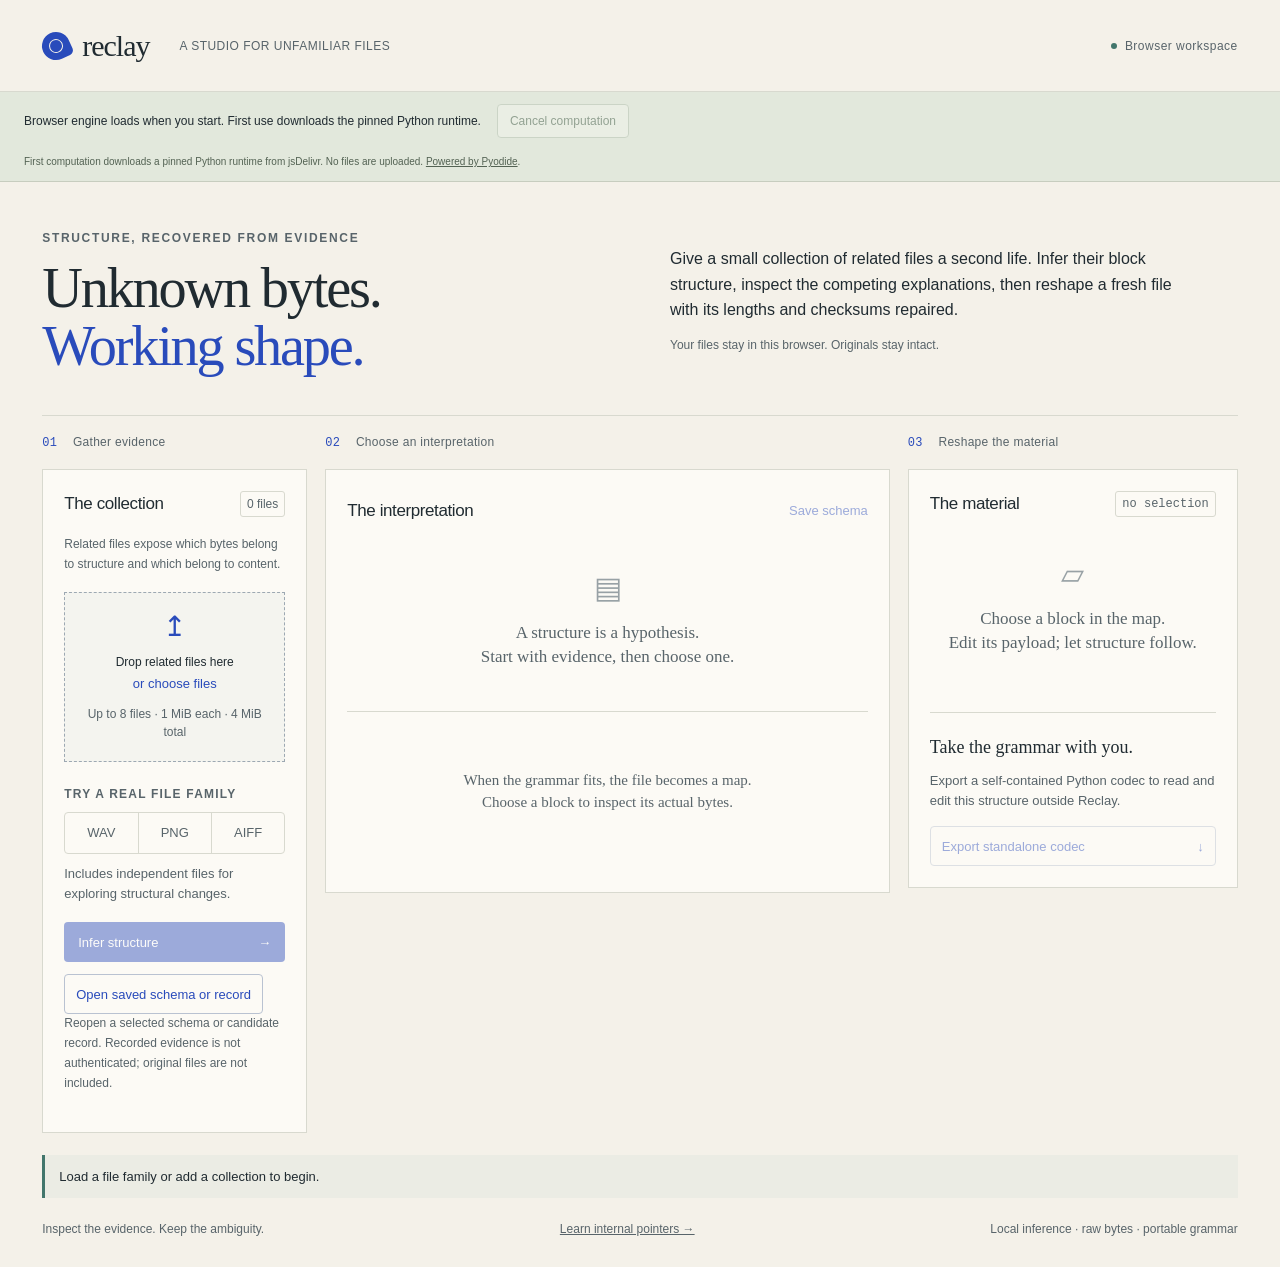
<file: index.html>
<!doctype html>
<html lang="en">
  <head>
    <meta charset="utf-8" />
    <meta name="viewport" content="width=device-width, initial-scale=1" />
    <meta name="theme-color" content="#f4f1e9" />
    <title>Reclay · Give bytes a working shape</title>
    <link rel="stylesheet" href="./style.css" />
    <script src="./browser-transport.js" defer></script><script src="./app.js" defer></script>
  <meta http-equiv="Content-Security-Policy" content="default-src 'self'; script-src 'self' https://cdn.jsdelivr.net 'wasm-unsafe-eval'; connect-src 'self' https://cdn.jsdelivr.net; style-src 'self'; img-src 'self' blob: data:; worker-src 'self'; object-src 'none'; base-uri 'self'"><link rel="stylesheet" href="./browser-runtime.css"></head>
  <body data-runtime="browser">
    <header class="masthead">
      <a class="wordmark" href="./index.html" aria-label="Reclay home"
        ><span class="brand-mark" aria-hidden="true"></span>reclay<span
          class="brand-caption"
          >a studio for unfamiliar files</span
        ></a
      >
      <div class="runtime">
        <span class="live-dot" aria-hidden="true"></span
        ><span id="runtime">Browser workspace</span>
      </div>
    </header><section class="browser-runtime" aria-label="Browser engine"><span id="browser-runtime-status" role="status" aria-live="polite">Files stay in this browser.</span><button id="browser-cancel" type="button" disabled>Cancel computation</button><small>First computation downloads a pinned Python runtime from jsDelivr. No files are uploaded. <a href="https://pyodide.org/" target="_blank" rel="noopener noreferrer">Powered by Pyodide</a>.</small></section>
    <main>
      <section class="intro">
        <div>
          <p class="eyebrow">STRUCTURE, RECOVERED FROM EVIDENCE</p>
          <h1>Unknown bytes.<br /><span>Working shape.</span></h1>
        </div>
        <div class="intro-copy">
          <p>
            Give a small collection of related files a second life. Infer their
            block structure, inspect the competing explanations, then reshape a
            fresh file with its lengths and checksums repaired.
          </p>
          <p class="quiet">
            Your files stay in this browser. Originals stay intact.
          </p>
        </div>
      </section>
      <div class="workflow-labels" aria-label="Workspace stages">
        <span><b>01</b> Gather evidence</span
        ><span><b>02</b> Choose an interpretation</span
        ><span><b>03</b> Reshape the material</span>
      </div>
      <div class="studio">
        <aside class="corpus-pane panel">
          <div class="panel-heading">
            <h2>The collection</h2>
            <span id="corpus-count" class="badge">0 files</span>
          </div>
          <p class="support">
            Related files expose which bytes belong to structure and which
            belong to content.
          </p>
          <label class="dropzone" id="dropzone"
            ><input
              id="corpus-files"
              type="file"
              multiple
              aria-label="Add files to the evidence collection"
            /><span class="upload-symbol" aria-hidden="true">↥</span
            ><strong>Drop related files here</strong><span>or choose files</span
            ><small>Up to 8 files · 1 MiB each · 4 MiB total</small></label
          >
          <div class="examples">
            <p class="eyebrow small">TRY A REAL FILE FAMILY</p>
            <div class="segmented" aria-label="Example families">
              <button type="button" data-example="wav">WAV</button
              ><button type="button" data-example="png">PNG</button
              ><button type="button" data-example="aiff">AIFF</button>
            </div>
            <p id="example-description" class="quiet small-copy">
              Includes independent files for exploring structural changes.
            </p>
          </div>
          <ul
            id="corpus-list"
            class="file-list"
            aria-label="Evidence files"
          ></ul>
          <button id="infer" class="primary wide" type="button" disabled>
            Infer structure <span aria-hidden="true">→</span>
          </button>
          <label class="button secondary" for="schema-file">Open saved schema or record</label>
          <input id="schema-file" class="visually-hidden" type="file" accept=".json,.reclay,application/json" aria-label="Open saved schema or record" aria-describedby="schema-help" />
          <p id="schema-help" class="support">Reopen a selected schema or candidate record. Recorded evidence is not authenticated; original files are not included.</p>
          <div id="evidence-summary" class="evidence-summary" hidden></div>
          <details id="experiment-details" class="details" hidden>
            <summary>Experiments &amp; limits</summary>
            <pre id="experiments"></pre>
          </details>
        </aside>
        <section class="structure-pane panel" aria-label="Inferred structure">
          <div class="panel-heading">
            <h2>The interpretation</h2>
            <button
              id="download-schema"
              class="text-button"
              type="button"
              disabled
            >
              Save schema
            </button>
          </div>
          <div id="candidate-empty" class="empty-note">
            <span class="specimen-icon" aria-hidden="true">▤</span>
            <p>
              A structure is a hypothesis.<br />Start with evidence, then choose
              one.
            </p>
          </div>
          <div
            id="candidates"
            class="candidates"
            aria-label="Candidate interpretations"
          ></div>
          <p id="candidate-status" class="support" hidden></p>
          <section id="holdout-panel" aria-label="Validate with holdout files" hidden>
            <h3>Check independent files</h3>
            <p class="support">Select files not used for inference. Byte hashes detect repeats; they cannot prove independent origin. A match is not proof of a unique grammar.</p>
            <label class="button secondary" for="holdout-files">Choose holdout files</label>
            <input id="holdout-files" class="visually-hidden" type="file" multiple aria-label="Choose holdout files" />
            <ul id="holdout-list" class="file-list" aria-label="Holdout files"></ul>
            <p id="holdout-status" class="support" role="status">No holdout validation yet.</p>
            <button id="validate-holdouts" class="secondary" type="button" disabled>Validate candidates</button>
            <button id="download-validation" class="text-button" type="button" disabled>Save validation record</button>
            <details id="holdout-details" class="details" hidden><summary>Survivors and refusals</summary><pre id="holdout-outcomes"></pre></details>
          </section>
          <details id="model-details" class="details" hidden>
            <summary>Inspect this grammar</summary>
            <pre id="model-json"></pre>
          </details>
          <div class="target-controls" id="target-controls" hidden>
            <label for="target-file">WORKING FILE</label>
            <div class="target-row">
              <select
                id="target-file"
                aria-label="Choose a working file"
              ></select
              ><label class="button secondary" for="target-upload"
                >Open a fresh file</label
              ><input
                id="target-upload"
                class="visually-hidden"
                type="file"
                aria-label="Open a fresh working file"
              />
            </div>
            <p id="target-summary" class="quiet small-copy"></p>
          </div>
          <div id="document-area" hidden>
            <div class="section-heading">
              <h3>The block map</h3>
              <span id="document-size" class="mono quiet"></span>
            </div>
            <div
              id="byte-map"
              class="byte-map"
              aria-label="File block byte map"
            ></div>
            <div id="map-legend" class="map-legend"></div>
            <div class="tree-labels">
              <span>Block / location</span><span>Payload</span>
            </div>
            <div
              id="chunk-tree"
              class="chunk-tree"
              role="group"
              aria-label="File blocks"
            ></div>
            <div id="document-facts" class="document-facts"></div>
          </div>
          <div id="parse-empty" class="empty-note lower">
            <p>
              When the grammar fits, the file becomes a map.<br />Choose a block
              to inspect its actual bytes.
            </p>
          </div>
        </section>
        <aside class="editor-pane panel" aria-label="Block editor">
          <div class="panel-heading">
            <h2>The material</h2>
            <span id="editor-path" class="badge mono">no selection</span>
          </div>
          <div id="editor-empty" class="empty-note">
            <span class="specimen-icon" aria-hidden="true">▱</span>
            <p>
              Choose a block in the map.<br />Edit its payload; let structure
              follow.
            </p>
          </div>
          <div id="editor-body" hidden>
            <div class="selected-heading">
              <h3 id="selected-tag"></h3>
              <span id="selected-range" class="mono quiet"></span>
            </div>
            <div id="selected-facts" class="selected-facts"></div>
            <div class="editor-toolbar">
              <div class="segmented compact" aria-label="Payload encoding">
                <button id="mode-hex" type="button" aria-pressed="true">
                  Hex</button
                ><button id="mode-text" type="button" aria-pressed="false">
                  UTF-8
                </button>
              </div>
              <span id="payload-size" class="mono quiet"></span>
            </div>
            <label for="payload-editor" class="eyebrow small" id="payload-label"
              >PAYLOAD BYTES</label
            ><textarea
              id="payload-editor"
              spellcheck="false"
              autocapitalize="off"
              autocomplete="off"
              aria-describedby="editor-help"
              placeholder="Select a block to inspect bytes"
            ></textarea>
            <p id="editor-help" class="quiet small-copy">
              Hex pairs edit raw payload bytes. Container sizes and checksums
              are computed from the new file.
            </p>
            <div class="edit-actions">
              <button id="preview" class="primary" type="button">
                Build edited file</button
              ><button id="discard-edit" class="text-button" type="button">
                Reset draft
              </button>
            </div>
            <p id="draft-status" class="quiet small-copy"></p>
          </div>
          <div id="changes" class="changes" hidden>
            <div class="section-heading">
              <h3>What changed</h3>
              <span class="badge">preview</span>
            </div>
            <div id="change-stats" class="change-stats"></div>
            <div id="change-ranges" class="change-ranges"></div>
            <details class="details">
              <summary>Repair evidence</summary>
              <pre id="change-json"></pre>
            </details>
            <button id="download-file" class="primary wide" type="button">
              Download edited file <span aria-hidden="true">↓</span>
            </button>
            <p class="quiet small-copy">
              A separate file, with the current preview's bytes.
            </p>
          </div>
          <div class="codec-section">
            <div>
              <h3>Take the grammar with you.</h3>
              <p class="quiet small-copy">
                Export a self-contained Python codec to read and edit this
                structure outside Reclay.
              </p>
            </div>
            <button
              id="download-codec"
              class="secondary wide"
              type="button"
              disabled
            >
              Export standalone codec <span aria-hidden="true">↓</span>
            </button>
          </div>
        </aside>
      </div>
      <div id="status" class="status" role="status" aria-live="polite">
        Load a file family or add a collection to begin.
      </div>
      <footer>
        <span>Inspect the evidence. Keep the ambiguity.</span
        ><a href="./relocation.html">Learn internal pointers →</a><span>Local inference · raw bytes · portable grammar</span>
      </footer>
    </main>
  </body>
</html>
</file>
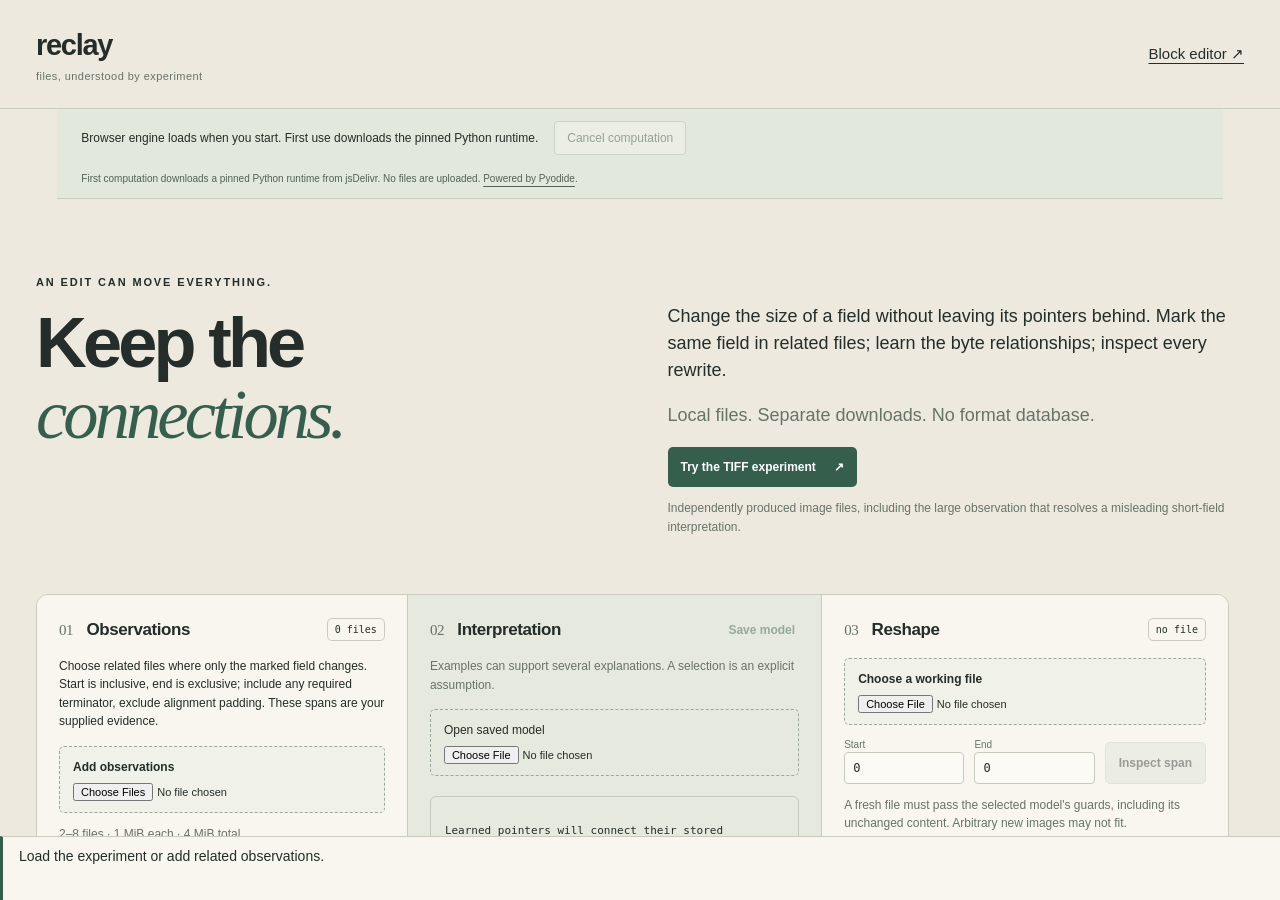
<file: relocation.html>
<!doctype html>
<html lang="en">
  <head>
    <meta charset="utf-8" />
    <meta name="viewport" content="width=device-width,initial-scale=1" />
    <meta name="theme-color" content="#eee9df" />
    <title>Reclay · Keep the connections</title>
    <link rel="stylesheet" href="./relocation.css" />
    <script src="./browser-transport.js" defer></script><script src="./relocation.js" defer></script>
  <meta http-equiv="Content-Security-Policy" content="default-src 'self'; script-src 'self' https://cdn.jsdelivr.net 'wasm-unsafe-eval'; connect-src 'self' https://cdn.jsdelivr.net; style-src 'self'; img-src 'self' blob: data:; worker-src 'self'; object-src 'none'; base-uri 'self'"><link rel="stylesheet" href="./browser-runtime.css"></head>
  <body data-runtime="browser">
    <header>
      <a class="brand" href="./index.html"
        >reclay<span>files, understood by experiment</span></a
      ><a href="./index.html">Block editor ↗</a>
    </header><section class="browser-runtime" aria-label="Browser engine"><span id="browser-runtime-status" role="status" aria-live="polite">Files stay in this browser.</span><button id="browser-cancel" type="button" disabled>Cancel computation</button><small>First computation downloads a pinned Python runtime from jsDelivr. No files are uploaded. <a href="https://pyodide.org/" target="_blank" rel="noopener noreferrer">Powered by Pyodide</a>.</small></section>
    <main>
      <section class="intro">
        <div>
          <p class="eyebrow">AN EDIT CAN MOVE EVERYTHING.</p>
          <h1>Keep the<br /><em>connections.</em></h1>
        </div>
        <div class="intro-copy">
          <p>
            Change the size of a field without leaving its pointers behind. Mark
            the same field in related files; learn the byte relationships;
            inspect every rewrite.
          </p>
          <p class="quiet">
            Local files. Separate downloads. No format database.
          </p>
          <button id="example" class="primary">
            Try the TIFF experiment <span>↗</span>
          </button>
          <p id="description" class="small quiet">
            Independently produced image files, including the large observation
            that resolves a misleading short-field interpretation.
          </p>
        </div>
      </section>
      <div class="workspace">
        <section class="panel evidence">
          <div class="heading">
            <h2><b>01</b> Observations</h2>
            <span id="count" class="badge">0 files</span>
          </div>
          <p class="small">
            Choose related files where only the marked field changes. Start is
            inclusive, end is exclusive; include any required terminator,
            exclude alignment padding. These spans are your supplied evidence.
          </p>
          <label class="upload"
            >Add observations<input id="observations" type="file" multiple
          /></label>
          <p class="small quiet">2–8 files · 1 MiB each · 4 MiB total</p>
          <div id="files"></div>
          <button id="infer" class="primary wide" disabled>
            Learn relationships →
          </button>
          <details>
            <summary>What this can establish</summary>
            <p class="small">
              One marked span, byte-count fields, zero padding and absolute
              pointers into an unchanged suffix. All other bytes must fit an
              invariant envelope. Unchanged or unprobed dependencies can remain
              undiscovered. Passing a fit does not recover a complete format.
            </p>
          </details>
        </section>
        <section class="panel interpretation">
          <div class="heading">
            <h2><b>02</b> Interpretation</h2>
            <button id="save-model" class="plain" disabled>Save model</button>
          </div>
          <p id="model-status" class="small quiet">
            Examples can support several explanations. A selection is an
            explicit assumption.
          </p>
          <div id="models"></div>
          <label class="upload subtle"
            >Open saved model<input
              id="model-upload"
              type="file"
              accept=".json"
          /></label>
          <div id="graph" class="graph">
            <p>
              Learned pointers will connect their stored addresses to the bytes
              they refer to.
            </p>
          </div>
          <details>
            <summary>Evidence &amp; next experiment</summary>
            <pre id="evidence">No observations yet.</pre>
          </details>
        </section>
        <section class="panel material">
          <div class="heading">
            <h2><b>03</b> Reshape</h2>
            <span id="working-name" class="badge">no file</span>
          </div>
          <label class="upload"
            >Choose a working file<input id="working" type="file"
          /></label>
          <div class="spans">
            <label
              >Start<input
                id="start"
                type="number"
                min="0"
                step="1"
                value="0" /></label
            ><label
              >End<input
                id="end"
                type="number"
                min="0"
                step="1"
                value="0" /></label
            ><button id="inspect" class="secondary" disabled>
              Inspect span
            </button>
          </div>
          <p id="guard" class="small quiet">
            A fresh file must pass the selected model's guards, including its
            unchanged content. Arbitrary new images may not fit.
          </p>
          <div class="draft">
            <label for="encoding">Replacement bytes</label
            ><select id="encoding">
              <option value="hex">Hexadecimal</option>
              <option value="text">UTF-8 text</option>
            </select>
          </div>
          <textarea
            id="payload"
            spellcheck="false"
            aria-label="Replacement payload"
            placeholder="Inspect a marked span first"
            disabled
          ></textarea
          ><label id="terminator-label" class="small"
            ><input id="terminator" type="checkbox" disabled /> Append a zero
            byte (your format assumption)</label
          >
          <p id="payload-size" class="small quiet"></p>
          <button id="restore-payload" class="plain" disabled>Restore current span</button>
          <p class="small quiet">Recover the bytes from your working file at any time. Preview checks the full file size and pointer rewrites.</p>
          <button id="preview" class="primary wide" disabled>
            Preview the rebuilt file →
          </button>
          <div id="result" hidden>
            <div class="heading">
              <h3>Actual byte rewrites</h3>
              <span id="delta" class="badge"></span>
            </div>
            <div id="rewrites"></div>
            <button id="download" class="primary wide" disabled>
              Download separate file ↓
            </button>
            <p class="small quiet">
              Structure fitting is not application acceptance. Check this file
              with its original reader.
            </p>
          </div>
          <button id="export" class="secondary wide" disabled>
            Take the standalone editor ↓
          </button>
          <p class="small quiet">
            Ordinary Python. No Reclay installation, server or inference
            dependency needed. The exported editor repeats the file and pointer
            guards.
          </p>
        </section>
      </div>
      <footer>
        <span>Preserve the bytes you don't understand.</span
        ><a
          href="https://github.com/nazeeh111/Reclay"
          target="_blank"
          rel="noopener noreferrer"
          >Source, evidence &amp; limits ↗</a
        >
      </footer>
    </main>
    <div id="status" role="status" aria-live="polite" tabindex="0" aria-label="Workspace feedback">
      Load the experiment or add related observations.
    </div>
  </body>
</html>
</file>
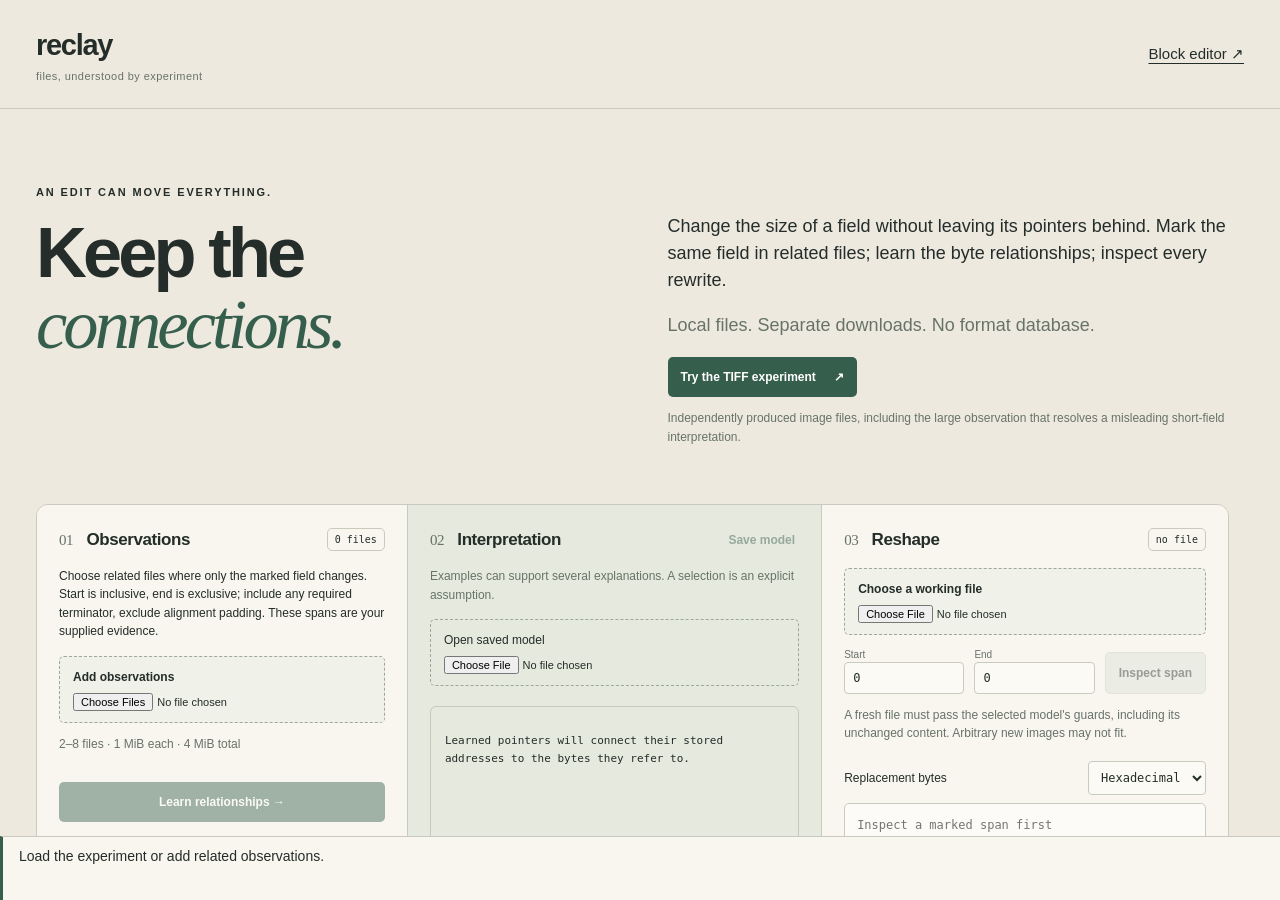
<file: reclay/web/relocation.html>
<!doctype html>
<html lang="en">
  <head>
    <meta charset="utf-8" />
    <meta name="viewport" content="width=device-width,initial-scale=1" />
    <meta name="theme-color" content="#eee9df" />
    <title>Reclay · Keep the connections</title>
    <link rel="stylesheet" href="/relocation.css" />
    <script src="/relocation.js" defer></script>
  </head>
  <body>
    <header>
      <a class="brand" href="/"
        >reclay<span>files, understood by experiment</span></a
      ><a href="/">Block editor ↗</a>
    </header>
    <main>
      <section class="intro">
        <div>
          <p class="eyebrow">AN EDIT CAN MOVE EVERYTHING.</p>
          <h1>Keep the<br /><em>connections.</em></h1>
        </div>
        <div class="intro-copy">
          <p>
            Change the size of a field without leaving its pointers behind. Mark
            the same field in related files; learn the byte relationships;
            inspect every rewrite.
          </p>
          <p class="quiet">
            Local files. Separate downloads. No format database.
          </p>
          <button id="example" class="primary">
            Try the TIFF experiment <span>↗</span>
          </button>
          <p id="description" class="small quiet">
            Independently produced image files, including the large observation
            that resolves a misleading short-field interpretation.
          </p>
        </div>
      </section>
      <div class="workspace">
        <section class="panel evidence">
          <div class="heading">
            <h2><b>01</b> Observations</h2>
            <span id="count" class="badge">0 files</span>
          </div>
          <p class="small">
            Choose related files where only the marked field changes. Start is
            inclusive, end is exclusive; include any required terminator,
            exclude alignment padding. These spans are your supplied evidence.
          </p>
          <label class="upload"
            >Add observations<input id="observations" type="file" multiple
          /></label>
          <p class="small quiet">2–8 files · 1 MiB each · 4 MiB total</p>
          <div id="files"></div>
          <button id="infer" class="primary wide" disabled>
            Learn relationships →
          </button>
          <details>
            <summary>What this can establish</summary>
            <p class="small">
              One marked span, byte-count fields, zero padding and absolute
              pointers into an unchanged suffix. All other bytes must fit an
              invariant envelope. Unchanged or unprobed dependencies can remain
              undiscovered. Passing a fit does not recover a complete format.
            </p>
          </details>
        </section>
        <section class="panel interpretation">
          <div class="heading">
            <h2><b>02</b> Interpretation</h2>
            <button id="save-model" class="plain" disabled>Save model</button>
          </div>
          <p id="model-status" class="small quiet">
            Examples can support several explanations. A selection is an
            explicit assumption.
          </p>
          <div id="models"></div>
          <label class="upload subtle"
            >Open saved model<input
              id="model-upload"
              type="file"
              accept=".json"
          /></label>
          <div id="graph" class="graph">
            <p>
              Learned pointers will connect their stored addresses to the bytes
              they refer to.
            </p>
          </div>
          <details>
            <summary>Evidence &amp; next experiment</summary>
            <pre id="evidence">No observations yet.</pre>
          </details>
        </section>
        <section class="panel material">
          <div class="heading">
            <h2><b>03</b> Reshape</h2>
            <span id="working-name" class="badge">no file</span>
          </div>
          <label class="upload"
            >Choose a working file<input id="working" type="file"
          /></label>
          <div class="spans">
            <label
              >Start<input
                id="start"
                type="number"
                min="0"
                step="1"
                value="0" /></label
            ><label
              >End<input
                id="end"
                type="number"
                min="0"
                step="1"
                value="0" /></label
            ><button id="inspect" class="secondary" disabled>
              Inspect span
            </button>
          </div>
          <p id="guard" class="small quiet">
            A fresh file must pass the selected model's guards, including its
            unchanged content. Arbitrary new images may not fit.
          </p>
          <div class="draft">
            <label for="encoding">Replacement bytes</label
            ><select id="encoding">
              <option value="hex">Hexadecimal</option>
              <option value="text">UTF-8 text</option>
            </select>
          </div>
          <textarea
            id="payload"
            spellcheck="false"
            aria-label="Replacement payload"
            placeholder="Inspect a marked span first"
            disabled
          ></textarea
          ><label id="terminator-label" class="small"
            ><input id="terminator" type="checkbox" disabled /> Append a zero
            byte (your format assumption)</label
          >
          <p id="payload-size" class="small quiet"></p>
          <button id="restore-payload" class="plain" disabled>Restore current span</button>
          <p class="small quiet">Recover the bytes from your working file at any time. Preview checks the full file size and pointer rewrites.</p>
          <button id="preview" class="primary wide" disabled>
            Preview the rebuilt file →
          </button>
          <div id="result" hidden>
            <div class="heading">
              <h3>Actual byte rewrites</h3>
              <span id="delta" class="badge"></span>
            </div>
            <div id="rewrites"></div>
            <button id="download" class="primary wide" disabled>
              Download separate file ↓
            </button>
            <p class="small quiet">
              Structure fitting is not application acceptance. Check this file
              with its original reader.
            </p>
          </div>
          <button id="export" class="secondary wide" disabled>
            Take the standalone editor ↓
          </button>
          <p class="small quiet">
            Ordinary Python. No Reclay installation, server or inference
            dependency needed. The exported editor repeats the file and pointer
            guards.
          </p>
        </section>
      </div>
      <footer>
        <span>Preserve the bytes you don't understand.</span
        ><a
          href="https://github.com/nazeeh111/Reclay"
          target="_blank"
          rel="noopener noreferrer"
          >Source, evidence &amp; limits ↗</a
        >
      </footer>
    </main>
    <div id="status" role="status" aria-live="polite" tabindex="0" aria-label="Workspace feedback">
      Load the experiment or add related observations.
    </div>
  </body>
</html>
</file>
<file: style.css>
:root {
  --paper: #f4f1e9;
  --panel: #fcfaf5;
  --ink: #202b31;
  --muted: #6f777b;
  --line: #d8d9cf;
  --blue: #294bbb;
  --blue-soft: #e8ecfc;
  --teal: #42766c;
  --clay: #b57655;
  --serif: Georgia, "Times New Roman", serif;
  --mono: ui-monospace, SFMono-Regular, Consolas, monospace;
}
* {
  box-sizing: border-box;
}
body {
  margin: 0;
  background: var(--paper);
  color: var(--ink);
  font-family: Arial, Helvetica, sans-serif;
  font-size: 14px;
  line-height: 1.5;
}
button,
input,
select,
textarea {
  font: inherit;
}
button,
.button {
  cursor: pointer;
}
button:disabled {
  cursor: not-allowed;
  opacity: 0.45;
}
button:focus-visible,
a:focus-visible,
summary:focus-visible,
.dropzone:focus-within,
textarea:focus-visible,
select:focus-visible {
  outline: 3px solid #294bbb;
  outline-offset: 3px;
}
a {
  color: inherit;
}
h1,
h2,
h3,
p {
  margin-top: 0;
}
h2 {
  font-size: 17px;
  font-weight: 500;
  letter-spacing: -0.4px;
  margin: 0;
}
h3 {
  font-weight: 500;
  font-size: 15px;
  margin: 0;
}
button {
  border: 0;
}
button,
.button {
  border-radius: 4px;
  text-decoration: none;
  transition:
    background 0.15s,
    color 0.15s,
    box-shadow 0.15s;
}
button:hover:not(:disabled),
.button:hover {
  filter: brightness(0.97);
}
.masthead {
  display: flex;
  justify-content: space-between;
  align-items: center;
  padding: 23px 3.3%;
  border-bottom: 1px solid var(--line);
}
.wordmark {
  display: flex;
  align-items: center;
  gap: 12px;
  font-family: var(--serif);
  font-size: 30px;
  letter-spacing: -1px;
  text-decoration: none;
}
.brand-mark {
  width: 28px;
  height: 28px;
  background: var(--blue);
  border-radius: 50% 50% 5px 50%;
  transform: rotate(-25deg);
  position: relative;
}
.brand-mark:after {
  content: "";
  position: absolute;
  width: 12px;
  height: 12px;
  border: 1px solid var(--paper);
  border-radius: 50%;
  top: 7px;
  left: 7px;
}
.brand-caption {
  font-family: Arial, sans-serif;
  letter-spacing: 0.04em;
  font-size: 10px;
  text-transform: uppercase;
  margin-left: 18px;
  color: var(--muted);
}
.runtime {
  display: flex;
  align-items: center;
  gap: 8px;
  color: var(--muted);
  font-size: 11px;
  letter-spacing: 0.04em;
}
.live-dot {
  width: 6px;
  height: 6px;
  background: var(--teal);
  border-radius: 100%;
}
main {
  max-width: 1740px;
  margin: auto;
  padding: 0 3.3%;
}
.intro {
  display: grid;
  grid-template-columns: 1fr 1fr;
  align-items: center;
  gap: 60px;
  padding: 47px 0 40px;
}
.eyebrow {
  color: var(--muted);
  font-size: 10px;
  letter-spacing: 0.14em;
  margin: 0 0 12px;
  font-weight: 600;
}
.eyebrow.small {
  font-size: 9px;
  letter-spacing: 0.1em;
  margin: 0 0 9px;
}
h1 {
  font-family: var(--serif);
  font-weight: 400;
  font-size: clamp(42px, 4.4vw, 65px);
  line-height: 1.03;
  letter-spacing: -2.2px;
  margin: 0;
}
h1 span {
  color: var(--blue);
}
.intro-copy {
  max-width: 505px;
  padding-top: 10px;
  font-size: 16px;
  line-height: 1.6;
}
.intro-copy p {
  margin-bottom: 13px;
}
.quiet {
  color: var(--muted);
}
.small-copy {
  font-size: 11px;
  line-height: 1.55;
  margin: 10px 0 0;
  overflow-wrap: anywhere;
}
.intro-copy .quiet {
  font-size: 12px;
}
.workflow-labels {
  display: grid;
  grid-template-columns: 265px minmax(360px, 1fr) 330px;
  gap: 18px;
  border-top: 1px solid var(--line);
  padding: 17px 0;
  font-size: 11px;
  color: var(--muted);
  letter-spacing: 0.025em;
}
.workflow-labels b {
  color: var(--blue);
  font-family: var(--mono);
  font-weight: 400;
  margin-right: 12px;
}
.studio {
  display: grid;
  grid-template-columns: 265px minmax(360px, 1fr) 330px;
  gap: 18px;
  align-items: start;
}
.panel {
  min-width: 0;
  background: var(--panel);
  border: 1px solid var(--line);
  padding: 21px;
}
.panel-heading,
.section-heading {
  display: flex;
  justify-content: space-between;
  align-items: center;
  gap: 10px;
  margin-bottom: 18px;
}
.badge {
  font-size: 9px;
  border: 1px solid var(--line);
  padding: 3px 6px;
  color: var(--muted);
  white-space: nowrap;
  border-radius: 3px;
  max-width: 140px;
  overflow: hidden;
  text-overflow: ellipsis;
}
.mono {
  font-family: var(--mono);
  font-size: 10px;
}
.support {
  font-size: 12px;
  line-height: 1.65;
  color: var(--muted);
  margin: 0 0 17px;
}
.dropzone {
  border: 1px dashed #9da8b2;
  padding: 20px 10px;
  display: flex;
  flex-direction: column;
  text-align: center;
  align-items: center;
  cursor: pointer;
  background: #f4f4ef;
}
.dropzone.drag-over {
  border-color: var(--blue);
  background: var(--blue-soft);
}
.dropzone input {
  width: 1px;
  height: 1px;
  position: absolute;
  opacity: 0;
  overflow: hidden;
}
.dropzone strong {
  font-weight: 500;
  font-size: 12px;
  margin-bottom: 3px;
}
.dropzone span:not(.upload-symbol) {
  font-size: 11px;
  color: var(--blue);
}
.dropzone small {
  font-size: 9px;
  color: var(--muted);
  margin-top: 12px;
}
.upload-symbol {
  color: var(--blue);
  font-size: 28px;
  line-height: 1;
  margin: 0 0 12px;
}
.examples {
  margin: 23px 0 18px;
}
.segmented {
  display: flex;
  border: 1px solid var(--line);
  border-radius: 4px;
  overflow: hidden;
}
.segmented button {
  flex: 1;
  padding: 8px 12px;
  color: var(--muted);
  background: transparent;
  border-radius: 0;
  font-size: 11px;
}
.segmented button + button {
  border-left: 1px solid var(--line);
}
.segmented button[aria-pressed="true"],
.segmented button.active {
  background: var(--blue-soft);
  color: var(--blue);
}
.segmented.compact button {
  padding: 5px 10px;
  font-size: 10px;
}
.primary {
  color: #fff;
  background: var(--blue);
  padding: 10px 14px;
  font-size: 11px;
}
.wide {
  display: flex;
  justify-content: space-between;
  align-items: center;
  width: 100%;
}
.secondary {
  border: 1px solid #b9c2d1;
  background: transparent;
  color: var(--blue);
  padding: 9px 11px;
  font-size: 11px;
}
.text-button {
  background: transparent;
  color: var(--blue);
  font-size: 10px;
  padding: 3px 0;
}
.file-list {
  list-style: none;
  margin: 0 0 15px;
  padding: 0;
}
.file-item {
  display: flex;
  align-items: center;
  gap: 7px;
  padding: 10px 0;
  border-top: 1px solid var(--line);
}
.file-copy {
  min-width: 0;
  flex: 1;
}
.file-copy strong {
  font-weight: 400;
  font-size: 11px;
  display: block;
  overflow-wrap: anywhere;
}
.file-copy small {
  font-family: var(--mono);
  font-size: 9px;
  color: var(--muted);
}
.remove-file {
  background: transparent;
  color: var(--muted);
  font-size: 17px;
  padding: 2px 5px;
}
.file-dot {
  width: 5px;
  height: 5px;
  background: var(--blue);
  border-radius: 50%;
  flex: none;
}
.empty-note {
  text-align: center;
  min-height: 149px;
  display: flex;
  align-items: center;
  justify-content: center;
  flex-direction: column;
  color: var(--muted);
  font-family: var(--serif);
  font-size: 17px;
  line-height: 1.45;
  padding: 14px 0;
}
.empty-note p {
  margin: 8px 0;
}
.specimen-icon {
  font-family: var(--mono);
  font-size: 30px;
  color: #98a1a5;
}
.empty-note.lower {
  border-top: 1px solid var(--line);
  margin-top: 13px;
  min-height: 160px;
  font-size: 15px;
}
.candidates {
  display: flex;
  flex-direction: column;
  gap: 8px;
}
.candidate {
  display: block;
  text-align: left;
  background: transparent;
  border: 1px solid var(--line);
  padding: 12px;
  color: var(--ink);
  width: 100%;
}
.candidate[aria-pressed="true"] {
  border-color: var(--blue);
  background: var(--blue-soft);
}
.candidate-title {
  display: flex;
  justify-content: space-between;
  align-items: baseline;
  font-size: 12px;
  gap: 10px;
}
.candidate small {
  display: block;
  color: var(--muted);
  font-family: var(--mono);
  font-size: 9px;
  margin-top: 6px;
  overflow-wrap: anywhere;
}
.candidate-select {
  color: var(--blue);
  font-size: 9px;
  white-space: nowrap;
}
.details {
  font-size: 11px;
  border-top: 1px solid var(--line);
  padding: 12px 0;
  margin-top: 12px;
}
.details summary {
  cursor: pointer;
  color: var(--muted);
}
pre {
  white-space: pre-wrap;
  overflow-wrap: anywhere;
  max-height: 280px;
  overflow: auto;
  font-family: var(--mono);
  font-size: 9px;
  line-height: 1.65;
  margin: 12px 0 0;
  padding: 10px;
  background: #f0f0e8;
  border: 1px solid var(--line);
}
.target-controls {
  margin-top: 24px;
  padding-top: 17px;
  border-top: 1px solid var(--line);
}
.target-controls > label {
  display: block;
  font-size: 9px;
  letter-spacing: 0.1em;
  color: var(--muted);
  margin-bottom: 8px;
}
.target-row {
  display: flex;
  gap: 8px;
  align-items: center;
}
.target-row select {
  min-width: 0;
  width: 100%;
  border: 1px solid var(--line);
  padding: 9px;
  color: var(--ink);
  background: var(--panel);
  font-size: 11px;
}
.target-row .button {
  white-space: nowrap;
  font-size: 10px;
  padding: 9px 10px;
}
#document-area {
  margin-top: 25px;
}
.section-heading {
  margin-bottom: 12px;
}
.byte-map {
  height: 31px;
  display: flex;
  gap: 2px;
  padding: 2px;
  background: #efeee6;
  border: 1px solid var(--line);
  border-radius: 4px;
  overflow: hidden;
}
.map-block {
  min-width: 3px;
  padding: 0;
  border-radius: 1px;
  opacity: 0.78;
}
.map-block[aria-pressed="true"] {
  opacity: 1;
  box-shadow: inset 0 0 0 2px var(--ink);
}
.map-legend {
  display: flex;
  gap: 10px;
  flex-wrap: wrap;
  font-family: var(--mono);
  font-size: 9px;
  color: var(--muted);
  margin-top: 9px;
}
.legend-item {
  display: flex;
  gap: 5px;
  align-items: center;
  max-width: 100%;
}
.legend-swatch {
  height: 5px;
  width: 8px;
  border-radius: 1px;
  flex: none;
}
.tree-labels {
  display: flex;
  justify-content: space-between;
  color: var(--muted);
  font-size: 9px;
  letter-spacing: 0.05em;
  margin-top: 20px;
  border-bottom: 1px solid var(--line);
  padding-bottom: 8px;
}
.chunk-tree {
  max-height: 490px;
  overflow: auto;
}
.chunk-row {
  display: flex;
  justify-content: space-between;
  align-items: center;
  gap: 10px;
  width: 100%;
  border-bottom: 1px solid var(--line);
  border-radius: 0;
  padding: 10px 8px;
  background: transparent;
  text-align: left;
  color: var(--ink);
}
.chunk-row[aria-pressed="true"] {
  background: var(--blue-soft);
}
.chunk-row .node-title {
  min-width: 0;
  flex: 1;
}
.node-tag {
  font-family: var(--mono);
  font-size: 11px;
  display: flex;
  gap: 7px;
  align-items: center;
  overflow-wrap: anywhere;
}
.node-branch {
  color: var(--muted);
}
.node-location {
  font-family: var(--mono);
  font-size: 9px;
  color: var(--muted);
  margin-top: 3px;
}
.node-length {
  font-family: var(--mono);
  font-size: 10px;
  color: var(--muted);
  white-space: nowrap;
}
.document-facts {
  display: flex;
  gap: 8px;
  flex-wrap: wrap;
  margin-top: 15px;
}
.fact {
  font-family: var(--mono);
  font-size: 9px;
  padding: 4px 7px;
  border: 1px solid var(--line);
  color: var(--muted);
  overflow-wrap: anywhere;
}
.selected-heading {
  display: flex;
  align-items: baseline;
  justify-content: space-between;
  gap: 8px;
  margin: 0 0 10px;
}
.selected-heading h3 {
  font-family: var(--mono);
  font-size: 17px;
  overflow-wrap: anywhere;
}
.selected-facts {
  font-size: 10px;
  color: var(--muted);
  line-height: 1.8;
  overflow-wrap: anywhere;
}
.editor-toolbar {
  display: flex;
  justify-content: space-between;
  align-items: center;
  gap: 8px;
  margin: 19px 0 11px;
}
textarea {
  display: block;
  resize: vertical;
  width: 100%;
  min-height: 185px;
  max-height: 450px;
  padding: 12px;
  background: #f2f1e9;
  color: var(--ink);
  border: 1px solid var(--line);
  border-radius: 3px;
  font-family: var(--mono);
  font-size: 11px;
  line-height: 1.65;
  word-break: break-all;
}
.edit-actions {
  display: flex;
  align-items: center;
  justify-content: space-between;
  gap: 8px;
  margin-top: 17px;
}
.changes {
  margin-top: 26px;
  padding-top: 17px;
  border-top: 1px solid var(--line);
}
.change-stats {
  display: grid;
  grid-template-columns: repeat(3, 1fr);
  gap: 10px;
  margin: 15px 0;
}
.stat strong {
  display: block;
  font-family: var(--mono);
  font-size: 15px;
  font-weight: 400;
  color: var(--blue);
  overflow-wrap: anywhere;
}
.stat span {
  font-size: 9px;
  color: var(--muted);
}
.change-ranges {
  font-family: var(--mono);
  font-size: 9px;
  color: var(--muted);
  line-height: 1.75;
  overflow-wrap: anywhere;
}
.codec-section {
  margin-top: 28px;
  padding-top: 21px;
  border-top: 1px solid var(--line);
}
.codec-section h3 {
  font-family: var(--serif);
  font-size: 18px;
}
.codec-section button {
  margin-top: 15px;
}
.evidence-summary {
  border-top: 1px solid var(--line);
  margin-top: 22px;
  padding-top: 15px;
  font-size: 11px;
  line-height: 1.65;
}
.evidence-summary strong {
  font-weight: 500;
  color: var(--blue);
}
.status {
  margin: 22px 0 0;
  padding: 12px 14px;
  background: #ebece4;
  border-left: 3px solid var(--teal);
  color: var(--ink);
  font-size: 12px;
  overflow-wrap: anywhere;
}
.status.error {
  background: #faeae2;
  border-color: #b85c39;
  color: #86391e;
}
.status.busy {
  border-color: var(--blue);
}
footer {
  display: flex;
  justify-content: space-between;
  gap: 20px;
  color: var(--muted);
  font-size: 10px;
  padding: 22px 0 30px;
}
.visually-hidden {
  position: absolute;
  width: 1px;
  height: 1px;
  padding: 0;
  overflow: hidden;
  clip: rect(0, 0, 0, 0);
  white-space: nowrap;
  border: 0;
}
[hidden] {
  display: none !important;
}
@media (min-width: 1550px) {
  .studio,
  .workflow-labels {
    grid-template-columns: 290px minmax(480px, 1fr) 380px;
  }
  .panel {
    padding: 25px;
  }
  textarea {
    min-height: 240px;
  }
}
@media (max-width: 1120px) {
  .studio {
    grid-template-columns: 225px minmax(300px, 1fr);
  }
  .workflow-labels {
    grid-template-columns: 225px 1fr;
  }
  .workflow-labels span:last-child {
    display: none;
  }
  .editor-pane {
    grid-column: 2;
  }
  .corpus-pane {
    grid-row: 1 / span 2;
  }
  .brand-caption {
    display: none;
  }
  .intro {
    gap: 35px;
  }
  .panel {
    padding: 18px;
  }
}
@media (max-width: 720px) {
  .masthead {
    padding: 17px 20px;
  }
  .wordmark {
    font-size: 26px;
  }
  .brand-mark {
    width: 25px;
    height: 25px;
  }
  .runtime {
    font-size: 9px;
  }
  main {
    padding: 0 20px;
  }
  .intro {
    grid-template-columns: 1fr;
    gap: 20px;
    padding: 33px 0 25px;
  }
  .intro h1 {
    font-size: 48px;
  }
  .intro-copy {
    font-size: 14px;
    padding: 0;
    max-width: none;
  }
  .intro-copy p {
    margin-bottom: 9px;
  }
  .workflow-labels {
    display: block;
    padding: 13px 0;
  }
  .workflow-labels span {
    display: none;
  }
  .workflow-labels span:first-child {
    display: inline;
  }
  .studio {
    grid-template-columns: 1fr;
    gap: 16px;
  }
  .editor-pane,
  .corpus-pane {
    grid-column: auto;
    grid-row: auto;
  }
  .panel {
    padding: 20px;
  }
  .dropzone {
    padding: 17px;
  }
  .examples {
    margin-top: 19px;
  }
  .file-list {
    max-height: 200px;
    overflow: auto;
  }
  .structure-pane .empty-note {
    min-height: 120px;
  }
  .target-row {
    flex-wrap: wrap;
  }
  .target-row select {
    flex: 1;
    min-width: 125px;
  }
  .target-row .button {
    font-size: 10px;
    padding: 9px 8px;
  }
  .intro-copy .quiet {
    font-size: 11px;
  }
  .chunk-row {
    padding: 10px 7px;
  }
  .chunk-tree {
    max-height: 360px;
  }
  footer {
    flex-direction: column;
    gap: 5px;
    padding: 18px 0 25px;
  }
  .editor-pane textarea {
    min-height: 180px;
  }
  .badge {
    max-width: 120px;
  }
}

.weight-1 {
  flex-grow: 1;
  flex-basis: 0;
}
.weight-2 {
  flex-grow: 2;
  flex-basis: 0;
}
.weight-3 {
  flex-grow: 3;
  flex-basis: 0;
}
.weight-4 {
  flex-grow: 4;
  flex-basis: 0;
}
.weight-5 {
  flex-grow: 5;
  flex-basis: 0;
}
.weight-6 {
  flex-grow: 6;
  flex-basis: 0;
}
.weight-7 {
  flex-grow: 7;
  flex-basis: 0;
}
.weight-8 {
  flex-grow: 8;
  flex-basis: 0;
}
.weight-9 {
  flex-grow: 9;
  flex-basis: 0;
}
.weight-10 {
  flex-grow: 10;
  flex-basis: 0;
}
.weight-11 {
  flex-grow: 11;
  flex-basis: 0;
}
.weight-12 {
  flex-grow: 12;
  flex-basis: 0;
}
.weight-13 {
  flex-grow: 13;
  flex-basis: 0;
}
.weight-14 {
  flex-grow: 14;
  flex-basis: 0;
}
.weight-15 {
  flex-grow: 15;
  flex-basis: 0;
}
.weight-16 {
  flex-grow: 16;
  flex-basis: 0;
}
.weight-17 {
  flex-grow: 17;
  flex-basis: 0;
}
.weight-18 {
  flex-grow: 18;
  flex-basis: 0;
}
.weight-19 {
  flex-grow: 19;
  flex-basis: 0;
}
.weight-20 {
  flex-grow: 20;
  flex-basis: 0;
}
.weight-21 {
  flex-grow: 21;
  flex-basis: 0;
}
.weight-22 {
  flex-grow: 22;
  flex-basis: 0;
}
.weight-23 {
  flex-grow: 23;
  flex-basis: 0;
}
.weight-24 {
  flex-grow: 24;
  flex-basis: 0;
}
.weight-25 {
  flex-grow: 25;
  flex-basis: 0;
}
.weight-26 {
  flex-grow: 26;
  flex-basis: 0;
}
.weight-27 {
  flex-grow: 27;
  flex-basis: 0;
}
.weight-28 {
  flex-grow: 28;
  flex-basis: 0;
}
.weight-29 {
  flex-grow: 29;
  flex-basis: 0;
}
.weight-30 {
  flex-grow: 30;
  flex-basis: 0;
}
.weight-31 {
  flex-grow: 31;
  flex-basis: 0;
}
.weight-32 {
  flex-grow: 32;
  flex-basis: 0;
}
.weight-33 {
  flex-grow: 33;
  flex-basis: 0;
}
.weight-34 {
  flex-grow: 34;
  flex-basis: 0;
}
.weight-35 {
  flex-grow: 35;
  flex-basis: 0;
}
.weight-36 {
  flex-grow: 36;
  flex-basis: 0;
}
.weight-37 {
  flex-grow: 37;
  flex-basis: 0;
}
.weight-38 {
  flex-grow: 38;
  flex-basis: 0;
}
.weight-39 {
  flex-grow: 39;
  flex-basis: 0;
}
.weight-40 {
  flex-grow: 40;
  flex-basis: 0;
}
.weight-41 {
  flex-grow: 41;
  flex-basis: 0;
}
.weight-42 {
  flex-grow: 42;
  flex-basis: 0;
}
.weight-43 {
  flex-grow: 43;
  flex-basis: 0;
}
.weight-44 {
  flex-grow: 44;
  flex-basis: 0;
}
.weight-45 {
  flex-grow: 45;
  flex-basis: 0;
}
.weight-46 {
  flex-grow: 46;
  flex-basis: 0;
}
.weight-47 {
  flex-grow: 47;
  flex-basis: 0;
}
.weight-48 {
  flex-grow: 48;
  flex-basis: 0;
}
.weight-49 {
  flex-grow: 49;
  flex-basis: 0;
}
.weight-50 {
  flex-grow: 50;
  flex-basis: 0;
}
.weight-51 {
  flex-grow: 51;
  flex-basis: 0;
}
.weight-52 {
  flex-grow: 52;
  flex-basis: 0;
}
.weight-53 {
  flex-grow: 53;
  flex-basis: 0;
}
.weight-54 {
  flex-grow: 54;
  flex-basis: 0;
}
.weight-55 {
  flex-grow: 55;
  flex-basis: 0;
}
.weight-56 {
  flex-grow: 56;
  flex-basis: 0;
}
.weight-57 {
  flex-grow: 57;
  flex-basis: 0;
}
.weight-58 {
  flex-grow: 58;
  flex-basis: 0;
}
.weight-59 {
  flex-grow: 59;
  flex-basis: 0;
}
.weight-60 {
  flex-grow: 60;
  flex-basis: 0;
}
.weight-61 {
  flex-grow: 61;
  flex-basis: 0;
}
.weight-62 {
  flex-grow: 62;
  flex-basis: 0;
}
.weight-63 {
  flex-grow: 63;
  flex-basis: 0;
}
.weight-64 {
  flex-grow: 64;
  flex-basis: 0;
}
.weight-65 {
  flex-grow: 65;
  flex-basis: 0;
}
.weight-66 {
  flex-grow: 66;
  flex-basis: 0;
}
.weight-67 {
  flex-grow: 67;
  flex-basis: 0;
}
.weight-68 {
  flex-grow: 68;
  flex-basis: 0;
}
.weight-69 {
  flex-grow: 69;
  flex-basis: 0;
}
.weight-70 {
  flex-grow: 70;
  flex-basis: 0;
}
.weight-71 {
  flex-grow: 71;
  flex-basis: 0;
}
.weight-72 {
  flex-grow: 72;
  flex-basis: 0;
}
.weight-73 {
  flex-grow: 73;
  flex-basis: 0;
}
.weight-74 {
  flex-grow: 74;
  flex-basis: 0;
}
.weight-75 {
  flex-grow: 75;
  flex-basis: 0;
}
.weight-76 {
  flex-grow: 76;
  flex-basis: 0;
}
.weight-77 {
  flex-grow: 77;
  flex-basis: 0;
}
.weight-78 {
  flex-grow: 78;
  flex-basis: 0;
}
.weight-79 {
  flex-grow: 79;
  flex-basis: 0;
}
.weight-80 {
  flex-grow: 80;
  flex-basis: 0;
}
.weight-81 {
  flex-grow: 81;
  flex-basis: 0;
}
.weight-82 {
  flex-grow: 82;
  flex-basis: 0;
}
.weight-83 {
  flex-grow: 83;
  flex-basis: 0;
}
.weight-84 {
  flex-grow: 84;
  flex-basis: 0;
}
.weight-85 {
  flex-grow: 85;
  flex-basis: 0;
}
.weight-86 {
  flex-grow: 86;
  flex-basis: 0;
}
.weight-87 {
  flex-grow: 87;
  flex-basis: 0;
}
.weight-88 {
  flex-grow: 88;
  flex-basis: 0;
}
.weight-89 {
  flex-grow: 89;
  flex-basis: 0;
}
.weight-90 {
  flex-grow: 90;
  flex-basis: 0;
}
.weight-91 {
  flex-grow: 91;
  flex-basis: 0;
}
.weight-92 {
  flex-grow: 92;
  flex-basis: 0;
}
.weight-93 {
  flex-grow: 93;
  flex-basis: 0;
}
.weight-94 {
  flex-grow: 94;
  flex-basis: 0;
}
.weight-95 {
  flex-grow: 95;
  flex-basis: 0;
}
.weight-96 {
  flex-grow: 96;
  flex-basis: 0;
}
.weight-97 {
  flex-grow: 97;
  flex-basis: 0;
}
.weight-98 {
  flex-grow: 98;
  flex-basis: 0;
}
.weight-99 {
  flex-grow: 99;
  flex-basis: 0;
}
.weight-100 {
  flex-grow: 100;
  flex-basis: 0;
}
.depth-0 {
  padding-left: 8px;
}
.depth-1 {
  padding-left: 20px;
}
.depth-2 {
  padding-left: 32px;
}
.depth-3 {
  padding-left: 44px;
}
.depth-4 {
  padding-left: 56px;
}
.depth-5 {
  padding-left: 68px;
}
.depth-6 {
  padding-left: 80px;
}
.depth-7 {
  padding-left: 92px;
}
.depth-8 {
  padding-left: 104px;
}
.color-0 {
  background: #294bbb;
}
.color-1 {
  background: #668a7b;
}
.color-2 {
  background: #bb895e;
}
.color-3 {
  background: #959ac7;
}
.color-4 {
  background: #6c879b;
}
.color-5 {
  background: #c3ae71;
}

.support.incomplete {
  margin-top: 12px;
  padding: 11px 12px;
  border-left: 3px solid #b57655;
  background: #f7eadd;
  color: #7a4b31;
  font-weight: 500;
}

/* Readable evidence and controls keep the studio's paper-and-ink character. */
:root {
  --muted: #58646a;
}
.brand-caption,
.runtime,
.eyebrow,
.eyebrow.small,
.workflow-labels,
.badge,
.mono,
.dropzone small,
.file-copy small,
.candidate small,
.candidate-select,
.target-controls > label,
.map-legend,
.tree-labels,
.node-location,
.node-length,
.fact,
.selected-facts,
.stat span,
.change-ranges,
footer {
  font-size: 12px;
}
.small-copy,
.dropzone span:not(.upload-symbol),
.segmented button,
.segmented.compact button,
.primary,
.secondary,
.text-button,
.file-copy strong,
.candidate-title,
.details,
.target-row select,
.target-row .button,
.node-tag,
textarea,
.evidence-summary,
.status {
  font-size: 13px;
}
pre {
  font-size: 12px;
  line-height: 1.6;
}
.primary,
.secondary,
.segmented button,
.text-button,
.remove-file {
  min-height: 40px;
}
.button.secondary {
  display: inline-flex;
  align-items: center;
}
.remove-file {
  min-width: 40px;
}
#holdout-panel {
  margin-top: 24px;
  padding-top: 20px;
  border-top: 1px solid var(--line);
}
#holdout-panel h3 {
  margin-bottom: 8px;
}
#holdout-panel .text-button {
  margin-left: 8px;
}
label.button:has(+ input:focus) {
  outline: 3px solid #536ed1;
  outline-offset: 3px;
}
@media (max-width: 720px) {
  .runtime,
  .intro-copy .quiet,
  .target-row .button {
    font-size: 12px;
  }
  #holdout-panel .text-button {
    margin-left: 4px;
  }
}
@media (prefers-reduced-motion: reduce) {
  button,
  .button {
    transition: none;
  }
}

/* Focus stays visible inside clipped groups and on colored byte segments. */
.segmented button {
  white-space: nowrap;
}
.segmented button:focus-visible {
  outline: 3px solid #294bbb;
  outline-offset: -4px;
  position: relative;
  z-index: 1;
}
.byte-map:focus-within {
  outline: 3px solid #294bbb;
  outline-offset: 3px;
}
.map-block:focus-visible {
  outline: none;
  box-shadow: inset 0 0 0 2px #fff, inset 0 0 0 4px #294bbb;
}

/* The native file input stays keyboard reachable. */
label[for="schema-file"] { margin-top: 12px; }
label[for="schema-file"]:has(+ input:focus-visible) {
  outline: 3px solid var(--blue, #164d77); outline-offset: 3px;
}
</file>
<file: browser-runtime.css>
.browser-runtime{max-width:1468px;margin:0 auto;padding:12px 24px;display:flex;align-items:center;gap:16px;flex-wrap:wrap;background:#e2e8dc;border-bottom:1px solid #c7cdbf;font:12px/1.5 -apple-system,BlinkMacSystemFont,Segoe UI,sans-serif}.browser-runtime button{padding:7px 12px;border:1px solid #b1bead;border-radius:4px;background:#f5f7ef;color:#344e3b;font:inherit;cursor:pointer}.browser-runtime button:disabled{opacity:.45;cursor:default}.browser-runtime small{flex-basis:100%;font-size:10px;color:#536253}.browser-runtime a{color:inherit}
</file>
<file: relocation.css>
:root {
  color-scheme: light;
  --paper: #eee9df;
  --ink: #242d29;
  --green: #365e4d;
  --line: #c9cbbf;
  --muted: #687368;
  --white: #f8f6ef;
}
* {
  box-sizing: border-box;
}
body {
  margin: 0;
  height: 100dvh;
  display: flex;
  flex-direction: column;
  overflow: hidden;
  background: var(--paper);
  color: var(--ink);
  font:
    15px/1.5 -apple-system,
    BlinkMacSystemFont,
    "Segoe UI",
    sans-serif;
}
header,
main {
  max-width: 1540px;
  margin: auto;
  padding: 24px 36px;
}
header {
  width: 100%;
  margin: 0 auto;
  flex: 0 0 auto;
  display: flex;
  justify-content: space-between;
  border-bottom: 1px solid var(--line);
  align-items: center;
}
main {
  width: 100%;
  margin: 0 auto;
  min-height: 0;
  flex: 1;
  overflow: auto;
  scrollbar-gutter: stable;
}
a {
  color: var(--ink);
  text-underline-offset: 4px;
}
.brand {
  font-size: 29px;
  font-weight: 750;
  letter-spacing: -1.3px;
  text-decoration: none;
}
.brand span {
  display: block;
  font-size: 11px;
  font-weight: 400;
  letter-spacing: 0.04em;
  color: var(--muted);
}
.intro {
  display: grid;
  grid-template-columns: 1fr 1fr;
  gap: 70px;
  padding: 40px 0 46px;
}
.eyebrow {
  font-size: 11px;
  font-weight: 650;
  letter-spacing: 0.17em;
}
h1 {
  font-size: clamp(48px, 5.5vw, 86px);
  line-height: 1.02;
  letter-spacing: -0.055em;
  margin: 16px 0;
}
h1 em {
  color: var(--green);
  font-family: Georgia, serif;
  font-weight: 400;
}
.intro-copy {
  max-width: 560px;
  padding-top: 22px;
  font-size: 18px;
}
.quiet {
  color: var(--muted);
}
.small {
  font-size: 12px;
  line-height: 1.55;
}
.workspace {
  display: grid;
  grid-template-columns: 1fr 1.12fr 1.1fr;
  border: 1px solid var(--line);
  border-radius: 12px;
  overflow: hidden;
}
.panel {
  min-width: 0;
  padding: 22px;
  background: var(--white);
}
.panel + .panel {
  border-left: 1px solid var(--line);
}
.interpretation {
  background: #e6e9dd;
}
.heading {
  display: flex;
  gap: 10px;
  align-items: center;
  justify-content: space-between;
  margin-bottom: 14px;
}
h2 {
  font-size: 17px;
  margin: 0;
  letter-spacing: -0.025em;
}
h2 b {
  font-weight: 400;
  font-family: Georgia, serif;
  font-size: 15px;
  color: var(--muted);
  margin-right: 9px;
}
h3 {
  font-size: 13px;
  margin: 0;
}
.badge {
  font:
    10px/1.5 ui-monospace,
    SFMono-Regular,
    monospace;
  padding: 3px 7px;
  border: 1px solid var(--line);
  border-radius: 5px;
  max-width: 150px;
  overflow-wrap: anywhere;
}
button,
.upload {
  border: 0;
  border-radius: 5px;
  font: inherit;
  font-size: 12px;
  font-weight: 600;
  padding: 11px 13px;
  cursor: pointer;
}
button:disabled {
  opacity: 0.45;
  cursor: default;
}
button:focus-visible,
input:focus-visible,
select:focus-visible,
textarea:focus-visible,
a:focus-visible,
summary:focus-visible {
  outline: 3px solid #b7812c;
  outline-offset: 3px;
}
.primary {
  background: var(--green);
  color: white;
}
.primary span {
  margin-left: 15px;
}
.secondary {
  background: #dde3d7;
  color: var(--ink);
  border: 1px solid var(--line);
}
.plain {
  background: none;
  color: var(--green);
  padding: 4px;
}
.wide {
  width: 100%;
  margin-top: 16px;
}
.upload {
  display: block;
  border: 1px dashed #9ca99a;
  background: #f0f1e8;
  margin-top: 15px;
}
.upload input {
  display: block;
  margin-top: 7px;
  font-size: 11px;
  width: 100%;
}
.subtle {
  background: transparent;
  font-weight: 400;
}
.observation {
  padding: 12px 0;
  border-bottom: 1px solid var(--line);
}
.file-title {
  font-size: 12px;
  overflow-wrap: anywhere;
}
.spans {
  display: flex;
  align-items: flex-end;
  gap: 10px;
  margin: 12px 0;
}
.spans label {
  display: block;
  font-size: 10px;
  color: var(--muted);
  flex: 1;
  min-width: 0;
}
.spans input {
  width: 100%;
  min-width: 0;
}
.spans button {
  flex: none;
}
.remove {
  float: right;
  padding: 0 5px;
  background: none;
  color: #685148;
}
.candidate {
  width: 100%;
  display: block;
  text-align: left;
  border: 1px solid #c2c9b8;
  background: #f4f5ec;
  margin-top: 8px;
  font-weight: 400;
}
.candidate[aria-pressed="true"] {
  background: var(--green);
  color: white;
  border-color: var(--green);
}
.candidate strong {
  display: block;
}
.graph {
  padding: 14px;
  border: 1px solid #c4cbbd;
  border-radius: 6px;
  margin-top: 20px;
  min-height: 160px;
  overflow-wrap: anywhere;
  font:
    11px/1.6 ui-monospace,
    SFMono-Regular,
    monospace;
}
.edge {
  position: relative;
  padding: 8px 0;
  border-bottom: 1px solid var(--line);
}
.edge:last-child {
  border-bottom: 0;
}
.edge .arrow {
  color: #b0782a;
  margin: 0 8px;
}
.edge strong {
  color: var(--green);
}
input[type="number"],
select {
  border: 1px solid var(--line);
  background: #fbfaf5;
  border-radius: 4px;
  padding: 8px;
  color: var(--ink);
  font:
    12px ui-monospace,
    SFMono-Regular,
    monospace;
}
.draft {
  display: flex;
  align-items: center;
  justify-content: space-between;
  margin: 18px 0 8px;
  font-size: 12px;
}
textarea {
  width: 100%;
  resize: vertical;
  min-height: 180px;
  border: 1px solid var(--line);
  border-radius: 5px;
  background: #fcfbf7;
  padding: 12px;
  color: var(--ink);
  font:
    12px/1.6 ui-monospace,
    SFMono-Regular,
    monospace;
  overflow-wrap: anywhere;
}
#terminator-label {
  display: flex;
  align-items: center;
  gap: 5px;
  margin-top: 8px;
}
#result {
  margin-top: 18px;
  border-top: 1px solid var(--line);
  padding-top: 18px;
}
#rewrites {
  font:
    11px/1.7 ui-monospace,
    SFMono-Regular,
    monospace;
  overflow-wrap: anywhere;
}
.rewrite {
  padding: 7px 0;
  border-bottom: 1px solid var(--line);
}
details {
  margin-top: 20px;
  font-size: 11px;
}
summary {
  cursor: pointer;
  font-weight: 600;
}
pre {
  white-space: pre-wrap;
  word-break: break-word;
  max-height: 350px;
  overflow: auto;
  font-size: 10px;
}
#status {
  flex: 0 0 auto;
  height: 4rem;
  min-height: 4rem;
  max-height: 25dvh;
  overflow: auto;
  overflow-wrap: anywhere;
  margin: 0;
  border-top: 1px solid var(--line);
  border-left: 3px solid var(--green);
  padding: 9px max(16px, calc((100vw - 1468px) / 2));
  background: var(--white);
  font-size: 14px;
}
#status.error {
  border-color: #a4482e;
  color: #874330;
}
footer {
  display: flex;
  justify-content: space-between;
  gap: 20px;
  color: var(--muted);
  font-size: 11px;
  padding: 30px 0;
}
@media (max-width: 1050px) {
  header,
  main {
    padding: 20px;
  }
  .workspace {
    grid-template-columns: 1fr 1fr;
  }
  .material {
    grid-column: 1/-1;
    border-top: 1px solid var(--line);
  }
  .panel.material {
    border-left: 0;
  }
  .intro {
    gap: 30px;
  }
  .material textarea {
    min-height: 120px;
  }
}
@media (max-width: 650px) {
  header,
  main {
    padding: 16px;
  }
  .intro {
    grid-template-columns: 1fr;
    gap: 5px;
    padding: 22px 0;
  }
  .intro-copy {
    padding-top: 0;
    font-size: 16px;
  }
  .workspace {
    display: block;
  }
  .panel + .panel {
    border-left: 0;
    border-top: 1px solid var(--line);
  }
  .panel {
    padding: 18px;
  }
  .spans {
    flex-wrap: wrap;
  }
  footer {
    flex-direction: column;
    gap: 10px;
  }
  h1 {
    font-size: 61px;
  }
  .badge {
    max-width: 120px;
  }
}
</file>
